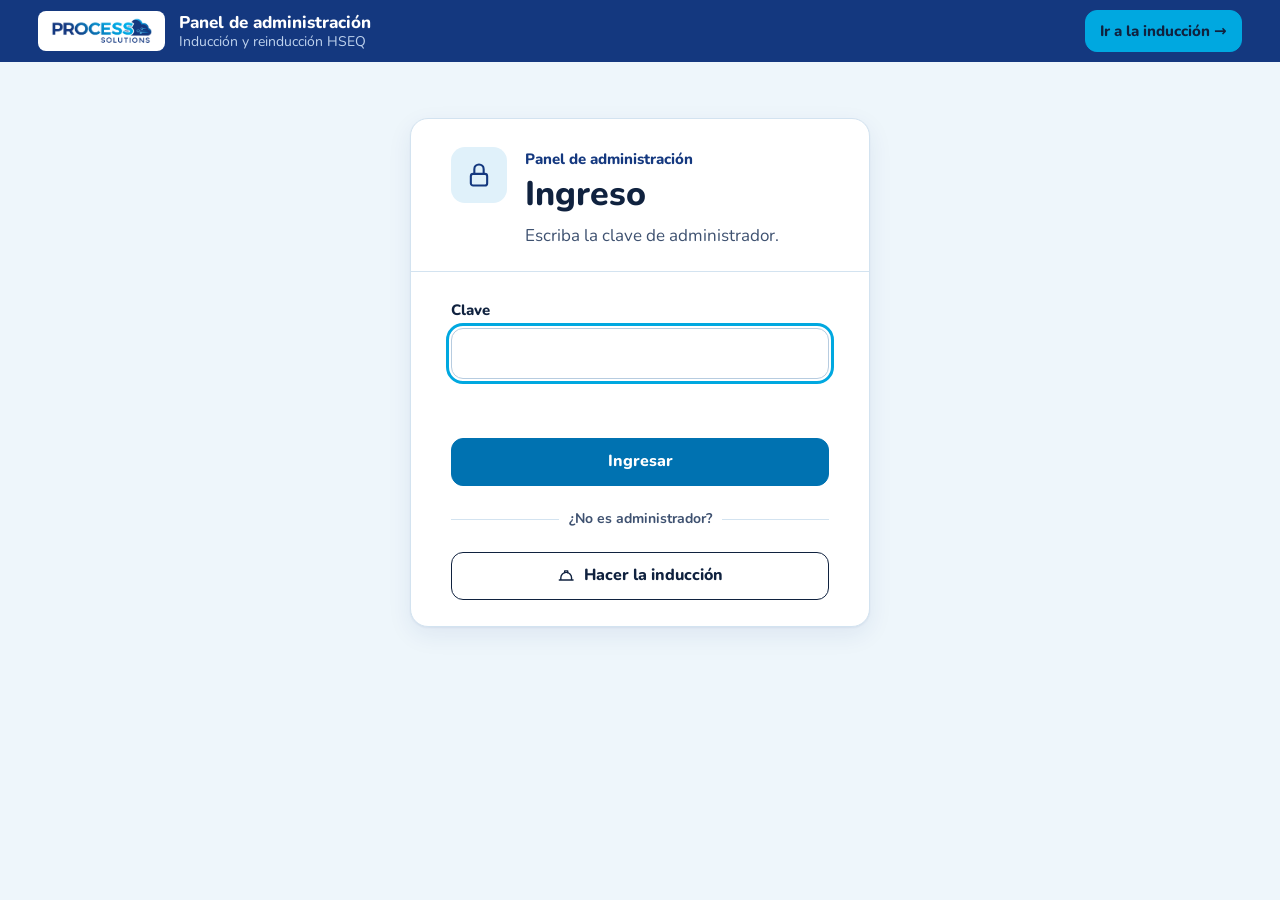
<file: index.html>
<!DOCTYPE html>
<html lang="es">
<head>
<meta charset="utf-8">
<meta name="viewport" content="width=device-width, initial-scale=1">
<meta name="robots" content="noindex">
<title>Panel HSEQ · Process Solutions</title>
<link rel="icon" href="img/logo.png">
<script>
  // Enlaces antiguos (…/?tipo=reinduccion) siguen llevando a la inducción
  if (/[?&]tipo=/.test(location.search)) location.replace("induccion.html" + location.search);
</script>
<link rel="preconnect" href="https://fonts.googleapis.com">
<link rel="preconnect" href="https://fonts.gstatic.com" crossorigin>
<link href="https://fonts.googleapis.com/css2?family=Nunito:wght@500;600;700;800;900&display=swap" rel="stylesheet">
<link rel="stylesheet" href="css/estilos.css">
</head>
<body class="admin">
  <header class="barra">
    <img src="img/logo.png" alt="Process Solutions" class="logo">
    <div class="barra-txt"><b>Panel de administración</b><span>Inducción y reinducción HSEQ</span></div>
    <a class="btn chico ir-induccion" href="induccion.html">Ir a la inducción →</a>
    <button class="btn chico oscuro" id="bSalir" hidden>Salir</button>
  </header>
  <div id="avisoDemo" class="aviso-demo" hidden>Modo demostración: se muestran los registros de este navegador. Clave: <b>demo</b>.</div>
  <main id="panel" class="contenedor-admin"></main>
  <div id="modal" class="modal" hidden>
    <div class="modal-caja" role="dialog" aria-modal="true" aria-label="Certificado">
      <div id="modalCuerpo"></div>
      <nav class="nav">
        <button class="btn" id="bCerrar">Cerrar</button>
        <button class="btn primario" id="bImprimir">Descargar PDF</button>
      </nav>
    </div>
  </div>
  <script src="js/config.js"></script>
  <script src="js/contenido.js"></script>
  <script src="js/evaluacion.js"></script>
  <script src="js/comun.js"></script>
  <script src="js/editor.js"></script>
  <script src="js/admin.js"></script>
</body>
</html>
</file>
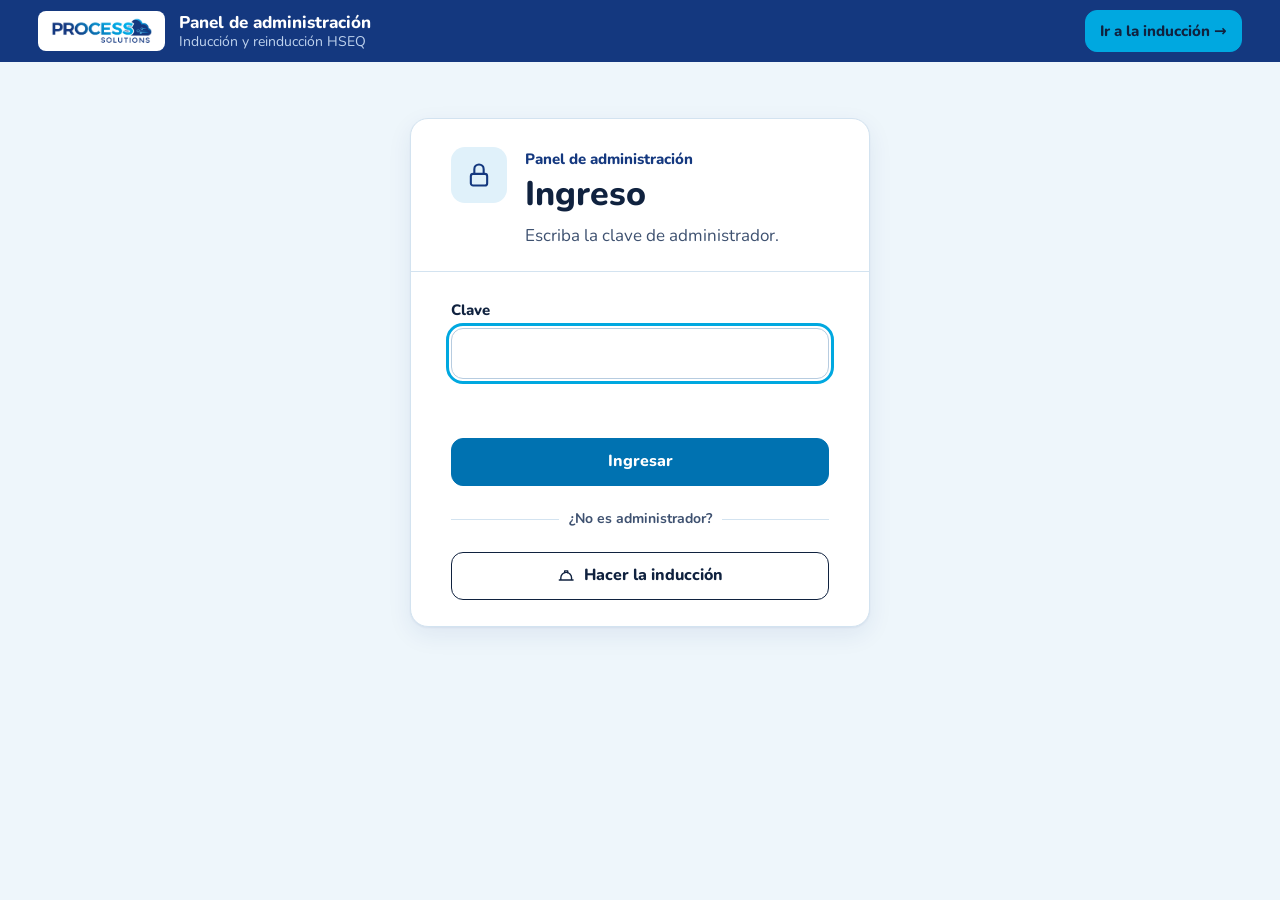
<file: admin.html>
<!DOCTYPE html>
<html lang="es"><head><meta charset="utf-8"><title>Panel HSEQ · Process Solutions</title>
<meta http-equiv="refresh" content="0; url=./">
<script>location.replace("./" + location.search);</script></head>
<body><p>El panel se movió a <a href="./">la página principal</a>.</p></body></html>
</file>
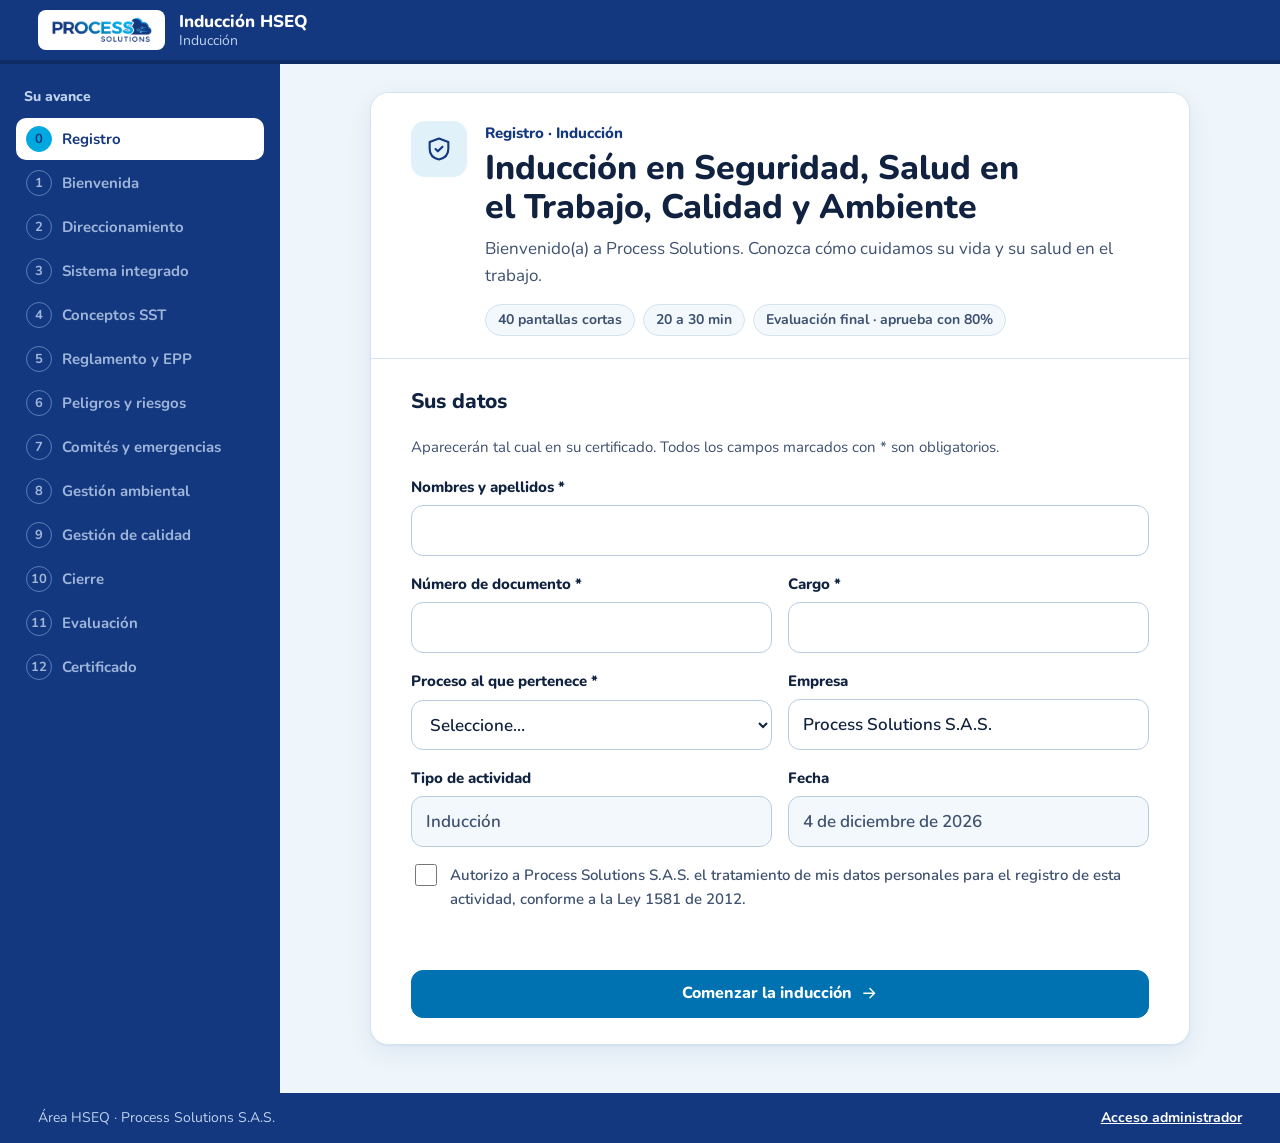
<file: induccion.html>
<!DOCTYPE html>
<html lang="es">
<head>
<meta charset="utf-8">
<meta name="viewport" content="width=device-width, initial-scale=1">
<title>Inducción HSEQ · Process Solutions</title>
<link rel="icon" href="img/logo.png">
<link rel="preconnect" href="https://fonts.googleapis.com">
<link rel="preconnect" href="https://fonts.gstatic.com" crossorigin>
<link href="https://fonts.googleapis.com/css2?family=Nunito:wght@500;600;700;800;900&display=swap" rel="stylesheet">
<link rel="stylesheet" href="css/estilos.css">
</head>
<body>
  <header class="barra">
    <img src="img/logo.png" alt="Process Solutions" class="logo">
    <div class="barra-txt"><b>Inducción HSEQ</b><span id="barraTipo">Inducción</span></div>
    <span class="barra-paso" id="barraPaso"></span>
  </header>
  <div class="progreso" aria-hidden="true"><span id="progreso"></span></div>

  <div class="layout">
    <aside class="lateral" id="lateral" aria-label="Avance de la inducción"></aside>
    <div class="principal">
      <div id="avisoDemo" class="aviso-demo" hidden>Modo demostración: los registros se guardan solo en este navegador. Para guardarlos en Google Sheets, siga el paso 2 del README.</div>
      <main id="app" tabindex="-1"></main>
    </div>
  </div>

  <footer class="pie">
    <span>Área HSEQ · Process Solutions S.A.S.</span>
    <a href="./" class="pie-admin">Acceso administrador</a>
  </footer>

  <script src="js/config.js"></script>
  <script src="js/contenido.js"></script>
  <script src="js/evaluacion.js"></script>
  <script src="js/comun.js"></script>
  <script src="js/app.js"></script>
</body>
</html>
</file>
<file: css/estilos.css>
/*
  VOICE: clara y amable, como una buena inducción en persona: se lee sin esfuerzo.
  IDEA: un cuaderno de inducción. A la izquierda, el índice de avance en azul marino; a la derecha, la hoja blanca.
  PICTURE: cada tema es una ficha con su propia gráfica (mapa de procesos, PHVA, residuos, sellos), todo en un solo estilo.
  COLOUR and TYPE: gama del logo Process: azul marino #14387F, azul medio #0072B1, cian #00A8E0, blancos y celestes claros; Nunito.
  LAYOUT: barra superior negra, índice lateral negro de 280px, hoja de lectura de 820px; en celular, una sola columna.
*/
:root{
  color-scheme:light dark;
  /* Gama del logo Process Solutions */
  --navy:#14387F;--azul:#14387F;--medio:#0072B1;--cian:#00A8E0;
  --bg:light-dark(#EEF6FB,#0B1A33);
  --papel:light-dark(#FFFFFF,#11264A);
  --papel2:light-dark(#F3F8FC,#173158);
  --linea:light-dark(#D3E3F0,#24416E);
  --ink:light-dark(#10223F,#E8F1FA);
  --ink2:light-dark(#3E5170,#B4C6E0);
  --acento:light-dark(#14387F,#8FD8F5);
  --acento-bg:light-dark(#E0F1FA,#173E6B);
  --boton:light-dark(#0072B1,#0088C8);
  --ok:light-dark(#1E6B42,#7BD3A2);--okbg:light-dark(#E1F2E6,#1D3A2A);
  --mal:light-dark(#A3261D,#FF9C8F);--malbg:light-dark(#FBE5E1,#45231F);
  --sombra:0 1px 2px light-dark(rgba(20,56,127,.06),rgba(0,0,0,.4)),0 8px 24px light-dark(rgba(20,56,127,.08),rgba(0,0,0,.35));
}
:root[data-theme=light]{color-scheme:light}:root[data-theme=dark]{color-scheme:dark}
*{box-sizing:border-box;min-width:0}
[hidden]{display:none!important}
html{scroll-padding-top:90px}
body{margin:0;background:var(--bg);color:var(--ink);font:17px/1.6 Nunito,system-ui,"Segoe UI",sans-serif;overflow-x:clip;min-height:100vh;display:flex;flex-direction:column}
.ico{width:1.15em;height:1.15em;flex:none;vertical-align:-.2em}
button{font:inherit}

/* ---------- Barra superior (negro) ---------- */
.barra{display:flex;align-items:center;gap:14px;padding:10px max(3vw,16px);background:#14387F;color:#FFFFFF;position:sticky;top:0;z-index:10}
.logo{height:40px;width:auto;background:#FFFFFF;border-radius:8px;padding:4px 8px}
.barra-txt{display:flex;flex-direction:column;line-height:1.25;flex:1}
.barra-txt b{font-weight:800;font-size:17px}
.barra-txt span{font-size:14px;color:#BFD3EE}
.barra-paso{font-size:15px;font-weight:700;color:#BFD3EE;white-space:nowrap}
.progreso{height:4px;background:#0F2C66;position:sticky;top:60px;z-index:10}
.progreso span{display:block;height:100%;width:0;background:linear-gradient(90deg,#00A8E0,#5FD0F3);transition:width .4s ease}

/* ---------- Estructura ---------- */
.layout{flex:1;display:grid;grid-template-columns:280px minmax(0,1fr);background:linear-gradient(90deg,#14387F 280px,transparent 280px)}
.lateral{background:#14387F;color:#FFFFFF;padding:22px 16px;position:sticky;top:64px;align-self:start;height:calc(100vh - 64px);overflow:auto}
.principal{padding:28px max(3vw,16px) 48px}
#app{max-width:820px;margin:0 auto;outline:none}
.aviso-demo{max-width:820px;margin:0 auto 16px;background:var(--papel);border:1px dashed var(--linea);color:var(--ink2);border-radius:10px;padding:8px 14px;font-size:14px}
.pie{display:flex;justify-content:space-between;gap:12px;flex-wrap:wrap;background:#14387F;color:#BFD3EE;font-size:14px;padding:14px max(3vw,16px)}
.pie-admin{color:#FFFFFF;font-weight:700}
.pie-admin:hover{color:#8FD8F5}

/* Índice lateral */
.lat-tit{margin:0 0 10px 8px;font-size:14px;font-weight:800;color:#BFD3EE}
.pasos-lat{list-style:none;margin:0;padding:0;display:grid;gap:2px}
.pasos-lat span,.pasos-lat button{display:flex;align-items:center;gap:10px;width:100%;padding:8px 10px;border-radius:10px;color:#9FB6DA;font-size:15px;font-weight:700;background:none;border:0;text-align:left;line-height:1.3}
.pasos-lat button{cursor:pointer;color:#FFFFFF}
.pasos-lat button:hover{background:#1C4793}
.pasos-lat i{display:grid;place-items:center;width:26px;height:26px;border-radius:50%;border:1.5px solid #5B7DBA;font-style:normal;font-size:13px;flex:none}
.pasos-lat .hecho span,.pasos-lat .hecho button{color:#FFFFFF}
.pasos-lat .hecho i{background:#FFFFFF;border-color:#FFFFFF;color:#14387F}
.pasos-lat .hecho i .ico{width:15px;height:15px}
.pasos-lat .actual span,.pasos-lat .actual button{background:#FFFFFF;color:#14387F}
.pasos-lat .actual i{background:var(--cian);border-color:var(--cian);color:#14387F}

/* ---------- Tarjeta (hoja de marfil) ---------- */
.tarjeta{background:var(--papel);border:1px solid var(--linea);border-radius:18px;box-shadow:var(--sombra);overflow:hidden}
.cab{display:flex;gap:18px;align-items:flex-start;padding:28px clamp(20px,4vw,40px) 22px;border-bottom:1px solid var(--linea)}
.cab>div{flex:1}
.cab-ico{order:-1;display:grid;place-items:center;width:56px;height:56px;border-radius:14px;background:var(--acento-bg);color:var(--acento);flex:none}
.cab-ico .ico{width:28px;height:28px}
.cab.ok .cab-ico{background:var(--okbg);color:var(--ok)}
.cab.mal .cab-ico{background:var(--malbg);color:var(--mal)}
.etiqueta,.pill{display:block;margin:0 0 4px;font-size:15px;font-weight:800;color:var(--acento);background:none;padding:0}
.cab h1{font-size:clamp(26px,3.6vw,34px);line-height:1.15;margin:0;font-weight:800;color:var(--ink);text-wrap:balance}
.cab p{margin:8px 0 0;color:var(--ink2)}
.cab .etiqueta,.cab .pill{margin:0 0 4px}
.chips{display:flex;flex-wrap:wrap;gap:8px;margin-top:14px}
.chips span{font-size:14px;font-weight:700;background:var(--papel2);border:1px solid var(--linea);border-radius:999px;padding:4px 12px;color:var(--ink2)}

.cuerpo{padding:26px clamp(20px,4vw,40px)}
.intro{font-size:18px;margin:0 0 20px;color:var(--ink)}
.cita{margin:0 0 20px;padding:4px 0 4px 22px;border-left:4px solid var(--cian);font-size:clamp(18px,2.3vw,21px);font-weight:700;line-height:1.55;color:var(--ink)}

.items{list-style:none;margin:0;padding:0;display:grid;gap:10px}
.item{display:flex;gap:14px;align-items:flex-start;padding:14px 16px;border:1px solid var(--linea);border-radius:14px;background:var(--papel2);animation:sube .4s ease both;animation-delay:var(--d)}
.item b{display:block;font-weight:800;font-size:17px;color:var(--ink)}
.item p{margin:2px 0 0;color:var(--ink2)}
.item-ico{display:grid;place-items:center;width:36px;height:36px;border-radius:10px;background:#14387F;color:#FFFFFF;flex:none;font-weight:800}
.pasos{counter-reset:p}
.pasos .item{position:relative}
.pasos .item:not(:last-child)::after{content:"";position:absolute;left:33px;top:52px;bottom:-12px;width:2px;background:var(--linea)}
.pasos .item-ico{border-radius:50%;background:var(--medio);color:#fff}

.cols{display:grid;grid-template-columns:repeat(2,minmax(0,1fr));gap:14px}
.col{border:1px solid var(--linea);border-radius:14px;padding:16px 18px;background:var(--papel2)}
.col:first-child{border-top:4px solid #14387F}
.col:last-child{border-top:4px solid var(--cian)}
.col h3{margin:0 0 8px;font-size:18px;font-weight:800;color:var(--ink)}
.col ul{margin:0;padding-left:20px}.col li{margin:5px 0;color:var(--ink2)}
.col li::marker{color:var(--ink)}

/* ---------- Componentes gráficos ---------- */
.clientes{display:grid;grid-template-columns:repeat(auto-fill,minmax(150px,1fr));gap:10px}
.cliente{display:grid;place-items:center;align-content:center;text-align:center;gap:2px;min-height:118px;padding:12px;border:1px solid var(--linea);border-radius:14px;background:#FFFFFF;color:#14387F}
.cliente b{font-size:18px;font-weight:800;line-height:1.2}
.cliente small{font-size:13px;color:#4A5B75}
.cliente img{height:60px;width:100%;object-fit:contain;margin-bottom:6px}
.cliente.fondo-oscuro{background:#14387F;border-color:#14387F}.cliente.fondo-oscuro small{color:#D6E4F5}
.cliente.fondo-gris{background:#8C97AA;border-color:#8C97AA}.cliente.fondo-gris small{color:#fff}
.cliente.con-logo b{position:absolute;width:1px;height:1px;overflow:hidden;clip:rect(0 0 0 0)}

.acred{display:grid;grid-template-columns:repeat(2,minmax(0,1fr));gap:12px}
.sello{display:flex;gap:14px;align-items:flex-start;padding:16px;border:1px solid var(--linea);border-radius:14px;background:var(--papel2)}
.sello-ico{display:grid;place-items:center;width:46px;height:46px;border-radius:50%;background:linear-gradient(135deg,var(--cian),var(--azul));color:#fff;flex:none}
.sello b{display:block;font-size:19px;font-weight:800}
.sello div>span{display:block;font-weight:700;color:var(--ink)}
.sello small{display:block;font-size:14px;color:var(--ink2);margin-top:2px}

.mapa{display:grid;gap:10px}
.mapa-fila{display:grid;grid-template-columns:120px minmax(0,1fr);gap:12px;align-items:center;padding:14px;border-radius:14px;background:var(--papel2);border:1px solid var(--linea)}
.mapa-fila.mision{background:#14387F;border-color:#14387F}
.mapa-et{font-weight:800;font-size:15px;color:var(--ink)}
.mision .mapa-et{color:#FFFFFF}
.mapa-cajas{display:flex;flex-wrap:wrap;gap:8px;align-items:center}
.proc{padding:8px 14px;border-radius:10px;background:var(--papel);border:1px solid var(--linea);font-weight:700;font-size:15px}
.proc.fuerte{background:var(--medio);border-color:var(--medio);color:#fff}
.mapa-nota{grid-column:2;margin:0;font-size:14px;font-weight:700;color:#BFD3EE}
.fl{color:#BFD3EE;display:grid}

.phva{position:relative;display:grid;grid-template-columns:repeat(2,minmax(0,1fr));gap:12px}
.phva-c{display:flex;gap:14px;align-items:flex-start;padding:18px;border-radius:16px;border:1px solid var(--linea);background:var(--papel2)}
.phva-c b{display:block;font-size:19px;font-weight:800}
.phva-c p{margin:2px 0 0;color:var(--ink2);font-size:16px}
.phva-l{display:grid;place-items:center;width:48px;height:48px;border-radius:12px;font-size:24px;font-weight:900;flex:none;background:#14387F;color:#FFFFFF}
.phva-c.c1 .phva-l,.phva-c.c2 .phva-l{background:var(--medio);color:#fff}
.phva-c.c2{order:4}.phva-c.c3{order:3}
.phva-nota{grid-column:1/-1;order:5;display:flex;align-items:center;gap:8px;margin:2px 0 0;font-weight:700;color:var(--acento)}
.residuos{display:grid;grid-template-columns:repeat(3,minmax(0,1fr));gap:12px}
.bolsa{position:relative;padding:26px 16px 18px;border-radius:12px 12px 22px 22px;border:2px solid #151515;background:var(--papel)}
.bolsa-tapa{position:absolute;left:18%;right:18%;top:-9px;height:16px;border-radius:8px;border:2px solid #151515;background:inherit}
.bolsa b{display:block;font-size:19px;font-weight:800}
.bolsa-s{display:block;font-weight:800;font-size:15px;margin-bottom:6px}
.bolsa p{margin:0;font-size:15px}
.bolsa.blanca{background:#FFFFFF;color:#14387F}
.bolsa.verde{background:#1F7A45;border-color:#145530;color:#fff}.bolsa.verde .bolsa-tapa{border-color:#145530}
.bolsa.negra{background:#151515;color:#FFFFFF}.bolsa.negra .bolsa-tapa{border-color:#555}

/* ---------- Navegación y botones ---------- */
.nav{display:flex;justify-content:space-between;align-items:center;gap:12px;padding:16px clamp(20px,4vw,40px) 22px;border-top:1px solid var(--linea);background:var(--papel)}
.nav.sin-borde{border:0;padding:0;background:none}
.nav-cuenta{font-size:15px;font-weight:700;color:var(--ink2)}
.btn{display:inline-flex;align-items:center;justify-content:center;gap:8px;min-height:48px;padding:0 22px;border-radius:12px;border:1.5px solid var(--ink);background:transparent;color:var(--ink);font-weight:800;font-size:16px;cursor:pointer;text-decoration:none;transition:background .15s,transform .15s}
.btn:hover{background:var(--papel2)}
.btn:focus-visible,input:focus-visible,select:focus-visible,textarea:focus-visible,.pasos-lat button:focus-visible{outline:3px solid #00A8E0;outline-offset:2px}
.btn.primario{background:var(--boton);border-color:var(--boton);color:#fff}
.btn.primario:hover{background:#14387F;border-color:#14387F}
.btn.oscuro{border-color:#5B7DBA;color:#FFFFFF}
.btn.oscuro:hover{background:#1C4793}
.btn:disabled{opacity:.6;cursor:wait}
.btn.ancho{width:100%;margin-top:6px}
.btn.chico{min-height:42px;padding:0 14px;font-size:15px}
.btn.mini{min-height:36px;padding:0 12px;font-size:14px;border-radius:9px}

/* ---------- Formularios ---------- */
.form{display:grid;gap:16px}
.sub{font-size:21px;font-weight:800;margin:0;color:var(--ink)}
.ayuda{color:var(--ink2);font-size:15px;margin:0}
.ayuda.centro{text-align:center;padding:0 16px 18px}
label{display:grid;gap:6px;font-weight:800;font-size:15px;color:var(--ink)}
input,select,textarea{font:inherit;font-size:17px;font-weight:600;color:var(--ink);background:light-dark(#FFFFFF,#14387F);border:1.5px solid light-dark(#B7CCE0,#5B7DBA);border-radius:12px;padding:11px 14px;min-height:48px;width:100%}
input:disabled{background:var(--papel2);color:var(--ink2)}
textarea{resize:vertical}
.fila2{display:grid;grid-template-columns:repeat(2,minmax(0,1fr));gap:16px}
.check{display:flex;gap:10px;align-items:flex-start;font-weight:600;font-size:15px;color:var(--ink2)}
.check input{width:22px;height:22px;min-height:0;margin-top:1px;flex:none;accent-color:var(--azul)}
.error{color:var(--mal);font-weight:800;margin:0;min-height:1.2em}
.aviso{background:var(--papel2);border:1px dashed var(--linea);color:var(--ink2);border-radius:12px;padding:10px 14px;margin:0 0 16px;font-size:15px}

/* ---------- Evaluación ---------- */
.preg{border:1px solid var(--linea);border-radius:14px;padding:18px 20px;margin:0 0 14px;background:var(--papel)}
.preg.falta{border-color:var(--mal);box-shadow:0 0 0 3px var(--malbg)}
.preg legend{font-weight:800;font-size:17px;padding:0 6px;display:flex;gap:10px;align-items:flex-start;line-height:1.4}
.num{display:grid;place-items:center;min-width:30px;height:30px;border-radius:8px;background:#14387F;color:#FFFFFF;font-size:15px;flex:none}
.ops{display:grid;gap:8px;margin-top:12px}
.op{display:flex;gap:12px;align-items:flex-start;font-weight:600;font-size:16px;padding:12px 14px;border-radius:12px;background:var(--papel2);border:1.5px solid transparent;cursor:pointer;color:var(--ink)}
.op:hover{border-color:var(--linea)}
.op:has(input:checked){border-color:var(--azul);background:var(--acento-bg)}
.op input{width:22px;height:22px;min-height:0;margin-top:1px;flex:none;accent-color:var(--azul)}
.preg textarea{margin-top:12px}
.eval-pie{position:sticky;bottom:0;background:var(--papel);padding:14px 0 4px;display:grid;gap:8px;border-top:1px solid var(--linea)}
.contador{font-weight:800;color:var(--ink2);font-size:15px}
.repaso{margin:10px 0 0;padding-left:22px}.repaso li{margin:8px 0}

/* ---------- Certificado ---------- */
.cert{background:#FFFFFF;color:#14387F;border-radius:12px;padding:12px;border:1px solid #D3E3F0}
.cert-marco{border:2px solid #14387F;outline:1px solid #00A8E0;outline-offset:-8px;border-radius:8px;padding:clamp(20px,4vw,42px);text-align:center;background:linear-gradient(90deg,#14387F,#0072B1 60%,#00A8E0) top/100% 10px no-repeat,#FFFFFF}
.cert-top{display:flex;justify-content:space-between;align-items:center;gap:10px;flex-wrap:wrap}
.cert-logo{height:46px}
.cert-cod{font-size:13px;color:#4A5B75;font-weight:700}
.cert-sup{font-size:16px;font-weight:800;color:#14387F;margin:20px 0 6px}
.cert-txt{margin:6px auto;max-width:60ch;font-size:16px}
.cert-nombre{font-size:clamp(28px,4.5vw,42px);font-weight:900;color:#14387F;margin:6px 0 8px;line-height:1.1;text-wrap:balance}
.cert-curso{font-size:clamp(18px,2.4vw,22px);font-weight:800;color:#14387F;margin:8px auto;max-width:34ch;text-wrap:balance}
.cert-pie{display:flex;justify-content:space-between;align-items:flex-end;gap:16px;margin-top:30px;flex-wrap:wrap}
.cert-firma{display:grid;gap:2px;text-align:center;min-width:200px}
.cert-firma .linea{display:block;height:1px;background:#14387F;margin-bottom:6px}
.cert-firma small{color:#4A5B75}
.cert-sello{display:grid;place-items:center;align-content:center;width:96px;height:96px;border-radius:50%;background:linear-gradient(135deg,#00A8E0,#14387F);color:#fff}
.cert-sello b{font-size:22px;line-height:1}.cert-sello small{font-size:12px;font-weight:800}

/* ---------- Panel de administración ---------- */
.btn.ir-induccion{background:#00A8E0;border-color:#00A8E0;color:#10223F}
.btn.ir-induccion:hover{background:#5FD0F3}
.login-sep{display:flex;align-items:center;gap:10px;color:var(--ink2);font-size:14px;font-weight:700;margin-top:6px}
.login-sep::before,.login-sep::after{content:"";flex:1;height:1px;background:var(--linea)}
.pestanas{display:flex;gap:6px;margin:0 0 16px;border-bottom:2px solid var(--linea)}
.pestanas button{display:inline-flex;align-items:center;gap:8px;min-height:46px;padding:0 18px;border:0;background:none;color:var(--ink2);font-weight:800;font-size:16px;cursor:pointer;border-bottom:3px solid transparent;margin-bottom:-2px}
.pestanas button[aria-selected=true]{color:var(--acento);border-bottom-color:var(--cian)}
.pestanas button:hover{color:var(--ink)}
.kpis.kpis-3{grid-template-columns:repeat(3,minmax(0,1fr))}
.ed-ajustes{display:flex;flex-wrap:wrap;gap:12px 24px;align-items:flex-end;margin-bottom:14px}
.ed-ajustes .ayuda{flex-basis:100%}
.ed-min{max-width:240px}
.ed-lista{display:grid;gap:12px}
.ed-preg{background:var(--papel);border:1px solid var(--linea);border-left:4px solid var(--cian);border-radius:14px;padding:16px;display:grid;gap:12px}
.ed-preg.inactiva{opacity:.6;border-left-color:var(--linea)}
.ed-preg.con-error{border-left-color:var(--mal)}
.ed-cab{display:flex;align-items:center;gap:10px;flex-wrap:wrap}
.ed-cab select{width:auto;min-height:40px;padding:6px 10px;font-size:15px}
.ed-act{margin-right:auto}
.ed-herr{display:flex;gap:6px}
.ed-herr .btn.mini{min-width:36px}
.ed-et{margin:0 0 6px;font-weight:800;font-size:15px}.ed-et small{color:var(--ink2);font-weight:600}
.ed-ops{display:grid;gap:8px}.ed-ops>.btn{justify-self:start}
.ed-op{display:flex;align-items:center;gap:8px;padding:6px 8px;border-radius:10px;border:1.5px solid transparent;background:var(--papel2)}
.ed-op.ok{border-color:var(--ok);background:var(--okbg)}
.ed-op input.ed-op-txt{min-height:40px;padding:8px 10px;font-size:16px}
.ed-marca{display:flex;align-items:center;gap:4px;font-weight:800;cursor:pointer}
.ed-marca input,.ed-vf input{width:20px;height:20px;min-height:0;accent-color:var(--ok)}
.ed-vf{display:flex;gap:10px;flex-wrap:wrap}.ed-vf .ed-op{padding:10px 14px;font-weight:700;cursor:pointer}
.ed-claves{display:grid;gap:10px}.ed-claves small{font-weight:600;color:var(--ink2)}
.ed-pie{display:flex;flex-wrap:wrap;gap:10px 20px;align-items:center;padding-top:10px;border-top:1px dashed var(--linea)}
.ed-peso{display:flex;align-items:center;gap:8px}.ed-peso input{width:86px;min-height:40px;padding:6px 10px}
.ed-errores{margin:0;padding:8px 12px 8px 28px;border-radius:10px;background:var(--malbg);color:var(--mal);font-weight:700;font-size:15px}
.ed-agregar{margin-top:14px;border-style:dashed}
.ed-barra{position:sticky;bottom:12px;margin-top:16px;display:flex;align-items:center;gap:10px;flex-wrap:wrap;padding:12px 16px;border-radius:14px;background:#14387F;color:#fff;box-shadow:var(--sombra);z-index:5}
.ed-barra span{flex:1;font-weight:800}
.ed-barra .btn:not(.primario){border-color:#5B7DBA;color:#fff}
.ed-barra .btn.primario{background:#00A8E0;border-color:#00A8E0;color:#10223F}
.btn.peligro{border-color:light-dark(#D9A39B,#7A3A33);color:var(--mal)}
.btn.peligro:hover{background:var(--malbg)}
.btn.peligro-lleno{background:#B3261E;border-color:#B3261E;color:#fff}
.btn.peligro-lleno:hover{background:#8C1D17}
.btn.mini .ico{width:16px;height:16px}
.col-sel{width:36px}
.col-sel input{width:20px;height:20px;min-height:0;accent-color:var(--azul);cursor:pointer}
.tabla tr.marcada{background:var(--acento-bg)}
.barra-sel{display:flex;align-items:center;gap:10px;flex-wrap:wrap;margin:0 0 12px;padding:10px 14px;border-radius:12px;background:var(--acento-bg);font-weight:800}
.barra-sel span{flex:1}
.confirmar{text-align:center;padding:8px 8px 20px}
.confirmar .nav{justify-content:center;margin-top:8px}
.conf-ico{display:inline-grid;place-items:center;width:56px;height:56px;border-radius:50%;background:var(--malbg);color:var(--mal);margin-bottom:6px}
.conf-ico .ico{width:28px;height:28px}
.confirmar .aviso{text-align:left}
.toast{position:fixed;left:50%;bottom:24px;transform:translate(-50%,20px);opacity:0;background:#14387F;color:#fff;padding:12px 18px;border-radius:12px;font-weight:800;box-shadow:var(--sombra);transition:.25s;z-index:30;pointer-events:none}
.toast.ver{opacity:1;transform:translate(-50%,0)}
.contenedor-admin{flex:1;width:100%;max-width:1240px;margin:0 auto;padding:26px max(3vw,16px) 48px}
.admin .aviso-demo{max-width:1240px;margin:16px auto 0;width:calc(100% - 2*max(3vw,16px))}
.login{max-width:460px;margin:30px auto}
.cargando,.vacio{color:var(--ink2);text-align:center;padding:24px}
.titulo-panel{display:flex;justify-content:space-between;align-items:flex-end;gap:16px;flex-wrap:wrap;margin-bottom:18px}
.titulo-panel h1{margin:0 0 4px;font-size:clamp(28px,3.5vw,36px);font-weight:800;line-height:1.15}
.enlaces{display:grid;grid-template-columns:repeat(2,minmax(0,1fr));gap:12px;margin-bottom:14px}
.enlace{background:#14387F;color:#FFFFFF;border-radius:14px;padding:14px 16px;display:grid;grid-template-columns:minmax(0,1fr) auto;gap:4px 10px;align-items:center}
.enlace b{grid-column:1/-1;font-size:15px}
.enlace code{font-size:14px;overflow-wrap:anywhere;color:#8FD8F5}
.enlace .btn{border-color:#5B7DBA;color:#FFFFFF}
.enlace .btn:hover{background:#1C4793}
.kpis{display:grid;grid-template-columns:repeat(4,minmax(0,1fr));gap:12px;margin-bottom:14px}
.kpi{background:var(--papel);border:1px solid var(--linea);border-radius:16px;padding:16px;display:flex;gap:12px;align-items:center}
.kpi b{display:block;font-size:clamp(24px,3vw,32px);font-weight:900;line-height:1.1}
.kpi small{color:var(--ink2);font-weight:700;font-size:14px}
.kpi-ico{display:grid;place-items:center;width:46px;height:46px;border-radius:12px;background:var(--acento-bg);color:var(--acento);flex:none}
.grid2{display:grid;grid-template-columns:repeat(2,minmax(0,1fr));gap:14px;margin-bottom:14px}
.caja{background:var(--papel);border:1px solid var(--linea);border-radius:16px;padding:18px}
.barras{display:grid;gap:12px;margin-top:12px}
.barra-fila{display:grid;grid-template-columns:minmax(0,1.3fr) minmax(0,1fr) auto;gap:10px;align-items:center;font-size:15px}
.barra-et{white-space:nowrap;overflow:hidden;text-overflow:ellipsis;font-weight:700}
.barra-pista{height:12px;border-radius:99px;background:var(--papel2);border:1px solid var(--linea);overflow:hidden}
.barra-pista span{display:block;height:100%;background:linear-gradient(90deg,var(--cian),var(--medio))}
.barra-pista.mal span{background:#E0703A}
.barra-val{font-weight:800;white-space:nowrap;text-align:right}.barra-val small{color:var(--ink2);font-weight:600}
.filtros{display:flex;flex-wrap:wrap;gap:10px}
.filtros label{font-size:14px;flex:1 1 150px}.filtros .crece{flex:3 1 260px}
.filtros-pie{display:flex;justify-content:space-between;align-items:center;gap:10px;flex-wrap:wrap;margin:12px 0}
.acciones{display:flex;gap:8px;flex-wrap:wrap}
.scroll{overflow-x:auto}
.tabla{width:100%;border-collapse:collapse;font-size:15px}
.tabla th{text-align:left;font-size:14px;color:var(--ink2);font-weight:800;padding:10px 8px;border-bottom:2px solid var(--ink);white-space:nowrap}
.tabla td{padding:11px 8px;border-bottom:1px solid var(--linea);vertical-align:middle}
.tabla tbody tr:hover{background:var(--papel2)}
.tabla .der{text-align:right}.nw{white-space:nowrap}
.estado{display:inline-block;font-size:13px;font-weight:800;border-radius:99px;padding:3px 10px;white-space:nowrap}
.estado.si{background:var(--okbg);color:var(--ok)}.estado.no{background:var(--malbg);color:var(--mal)}
.modal{position:fixed;inset:0;background:rgba(21,21,21,.7);display:grid;place-items:center;padding:16px;z-index:20}
.modal[hidden]{display:none}
.modal-caja{background:var(--papel);border-radius:18px;max-width:900px;width:100%;max-height:92vh;overflow:auto;padding-top:16px}
.modal-caja>div:first-child{padding:0 16px}
.detalle h2{margin:0 0 4px}.detalle ol{padding-left:22px}.detalle li{margin:12px 0}.detalle li p{margin:4px 0 0;color:var(--ink2);white-space:pre-wrap}

.entra{animation:sube .35s ease both}
@keyframes sube{from{opacity:0;transform:translateY(8px)}to{opacity:1;transform:none}}
@media (prefers-reduced-motion:reduce){.entra,.item{animation:none}.progreso span,.btn{transition:none}}

/* ---------- Pantallas medianas y celular ---------- */
@media (max-width:980px){
  .kpis.kpis-3{grid-template-columns:minmax(0,1fr)}
  .layout{grid-template-columns:minmax(0,1fr);background:none}
  .lateral{display:none}
  .kpis{grid-template-columns:repeat(2,minmax(0,1fr))}
  .grid2,.enlaces{grid-template-columns:minmax(0,1fr)}
}
@media (max-width:640px){
  .admin .barra-txt{visibility:hidden}.admin .barra .btn.chico{padding:0 10px;font-size:14px}
  .ed-cab select{flex:1}.ed-act{margin-right:0}.ed-herr{width:100%;justify-content:flex-end}
  body{font-size:16px}
  .cols,.fila2,.acred,.residuos,.phva{grid-template-columns:minmax(0,1fr)}
  .phva-c.c2,.phva-c.c3{order:0}
  .mapa-fila{grid-template-columns:minmax(0,1fr)}.mapa-nota{grid-column:1}
  .clientes{grid-template-columns:repeat(2,minmax(0,1fr))}
  .cab{gap:14px;padding-top:22px}.cab-ico{width:44px;height:44px}.cab-ico .ico{width:22px;height:22px}
  .barra-paso,.nav-cuenta{display:none}.logo{height:34px}
  .nav .btn{flex:1;padding:0 12px}
  .kpi{padding:12px;gap:8px}.kpi-ico{width:36px;height:36px}
  .barra-fila{grid-template-columns:minmax(0,1fr) auto}.barra-pista{grid-column:1/-1;grid-row:2}
  table{font-size:14px}.stack thead{display:none}.stack tr{display:grid;padding-block:10px;border-bottom:1px solid var(--linea)}
  .stack td{display:flow-root;border:0;padding:3px 0;padding-inline-start:7.5em;text-align:start}
  .stack td::before{content:attr(data-l);float:inline-start;width:7em;margin-inline-start:-7.5em;color:var(--ink2);font-weight:700}
  .stack td:empty{display:none}.tabla .der{text-align:start}
  .stack td.col-sel{padding-inline-start:0}.stack td.col-sel::before{display:none}
}

/* ---------- Impresión: solo el certificado ---------- */
@media print{
  @page{size:landscape;margin:10mm}
  body{background:#fff}
  body *{visibility:hidden}
  .cert,.cert *{visibility:visible}
  .cert{position:absolute;inset:0;border:0;padding:0}
  .admin:not(.imprime-modal) .cert{display:none}
  .modal{position:static;background:none}.modal-caja{max-height:none;overflow:visible}
}
</file>
